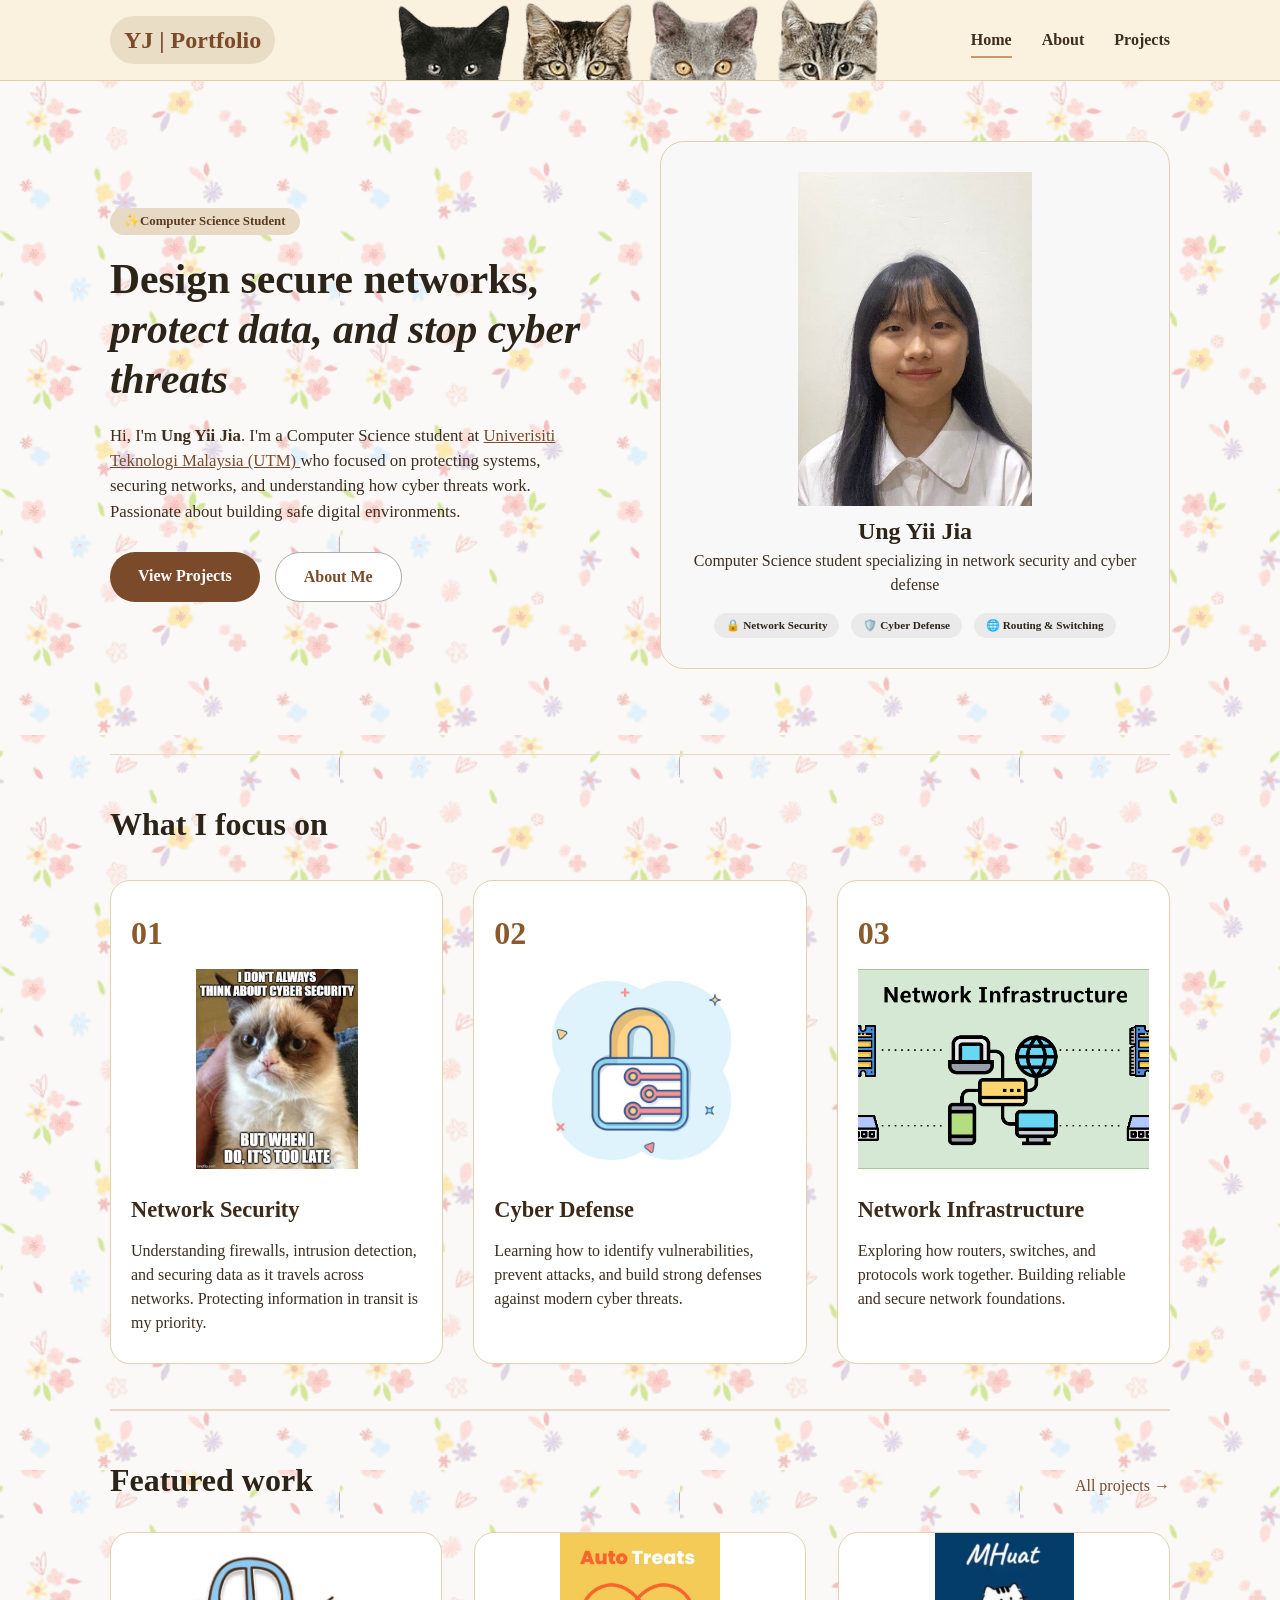
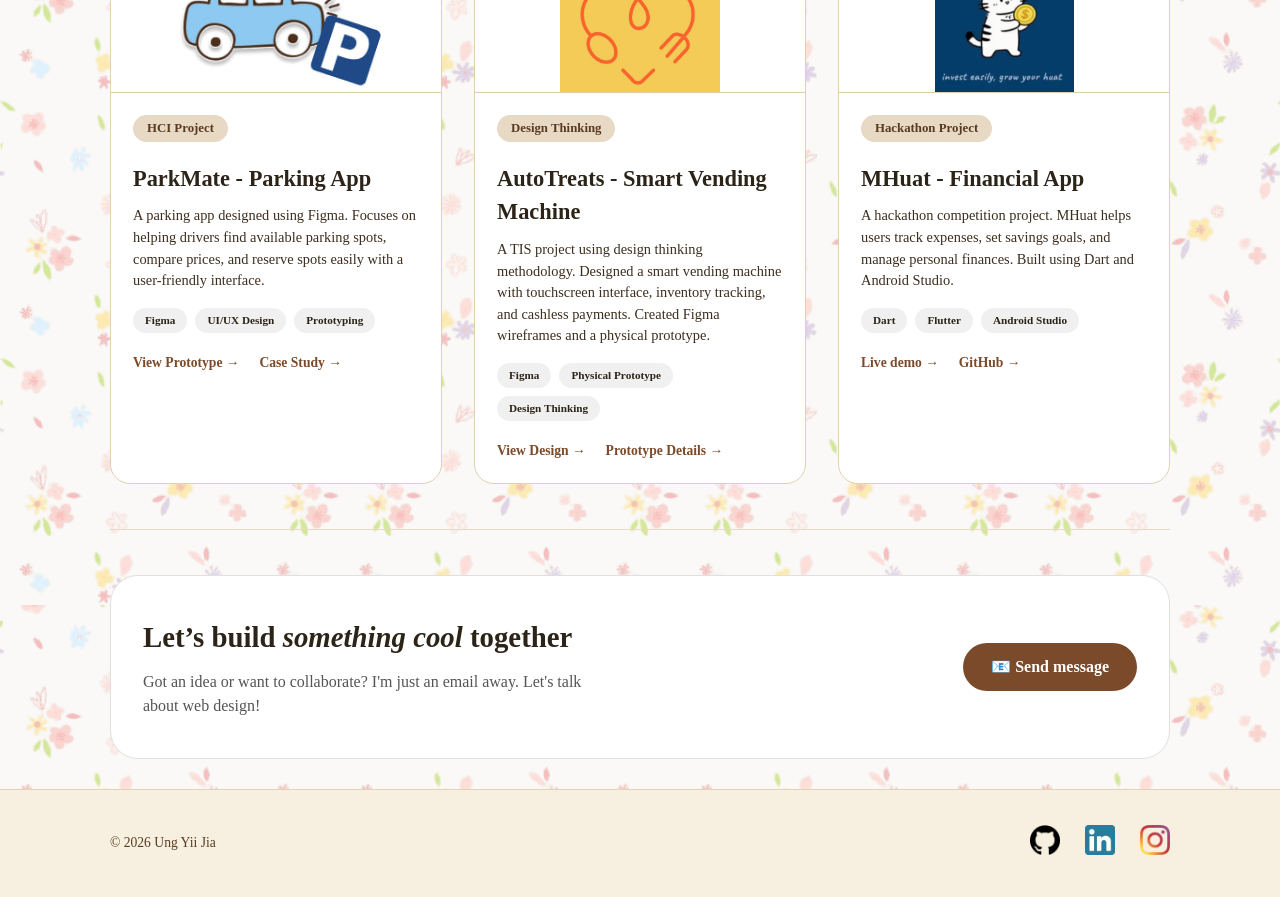
<file: index.html>
<!DOCTYPE html>
<html lang="en">
<head>
    <meta charset="UTF-8">
    <meta name="viewport" content="width=device-width, initial-scale=1.0">
    <meta name="description" content="Ung Yii Jia - Computer Science student at UTM specializing in network security and cyber defense. Explore my portfolio, projects, and skills.">
    <title>Ung Yii Jia | Portfolio</title>
    <link rel="stylesheet" type="text/css" href="style.css">
    <link rel="preconnect" href="https://github.com">
    <link rel="dns-prefetch" href="https://github.com">
    <script src="mainscript.js"></script>
</head>
<body>

<header class="main-header">
    <div class="container">
        <div class="header">
            <a href="index.html" class="logo">YJ | Portfolio</a>
            <nav class="nav-menu">
                <ul>
                    <li><a href="index.html" class="active-page">Home</a></li>
                    <li><a href="about.html">About</a></li>
                    <li><a href="projects.html">Projects</a></li>
                </ul>
            </nav>
        </div>
    </div>
</header>

<main>
    <div class="container">
        <section class="hero-section">
            <div class="hero-flex">
                <div class="hero-text-col">
                    <span class="badge">✨Computer Science Student</span>
                   <h1 class="hero-title">Design secure networks, <span style="font-style: italic;">protect data, and stop cyber threats</span></h1>
                    <p class="hero-description">
                         Hi, I'm <strong>Ung Yii Jia</strong>. I'm a Computer Science student at <a href="https://www.utm.my" target="_blank">Univerisiti Teknologi Malaysia (UTM) </a> who focused on protecting systems, securing networks, and understanding how cyber threats work. Passionate about building safe digital environments.
                    </p>
                    <div class="button-group">
                        <a href="projects.html" class="btn-dark">View Projects</a>
                        <a href="about.html" class="btn-outline">About Me</a>
                    </div>
                </div>
                <div class="hero-image-col">
                    <div class="info-card">
                        <img src="img/profilepic.webp" alt="A profile pic of Yii Jia" fetchpriority="high" loading="eager" width="200" height="200">
                        <h2>Ung Yii Jia</h2>
                         <p>Computer Science student specializing in network security and cyber defense</p>
                        <div class="mini-badges">
                        <span class="mini-badge">🔒 Network Security</span>
                        <span class="mini-badge">🛡️ Cyber Defense</span>
                        <span class="mini-badge">🌐 Routing & Switching</span>
                    </div>
                </div>
            </div>
        </section>

        <div class="divider"></div>

        <section>
            <h2 class="section-title">What I focus on</h2>
            <div class="cards-container">
                <div class="skill-card">
                    <span class="card-number">01</span>
                    <img src="img/cybersecurity.webp" alt="A picture of network security."/><br>
                    <h3>Network Security</h3>
                    <p>Understanding firewalls, intrusion detection, and securing data as it travels across networks. Protecting information in transit is my priority.</p>
                </div>
                <div class="skill-card">
                    <span class="card-number">02</span>
                    <img src="img/cyberdefense.webp" alt="A picture of cyber defense."/><br>
                    <h3>Cyber Defense</h3>
                    <p>Learning how to identify vulnerabilities, prevent attacks, and build strong defenses against modern cyber threats.</p>
                </div>
                <div class="skill-card">
                    <span class="card-number">03</span>
                    <img src="img/NetworkInfrastructure1.webp" alt="A picture of network infrastructure."/><br>
                    <h3>Network Infrastructure</h3>
                    <p>Exploring how routers, switches, and protocols work together. Building reliable and secure network foundations.</p>
                </div>
            </div>
        </section>

        <div class="divider"></div>

        <section>
            <div class="projects-header">
                <h2 class="section-title" style="margin-bottom: 0;">Featured work</h2>
                <a href="projects.html" class="projects-link">All projects →</a>
            </div>

            <div class="projects-flex">
                <div class="project-card">
            <div class="project-img-placeholder img-bg-1"></div>
            <div class="project-info">
                <span class="badge">HCI Project</span>
                <h3>ParkMate - Parking App</h3>
                <p class="project-description">
                    A parking app designed using Figma. Focuses on helping drivers find available parking spots, compare prices, and reserve spots easily with a user-friendly interface.
                </p>
                <div class="tech-list">
                    <span class="tech-item">Figma</span>
                    <span class="tech-item">UI/UX Design</span>
                    <span class="tech-item">Prototyping</span>
                </div>
                <div class="project-links">
                    <a href="https://github.com/yj87/ParkMate.-Your-parking-assistant/blob/main/%23Blog%204%20-%20Project%204.md" target="_blank">View Prototype →</a>
                    <a href="https://github.com/yj87/ParkMate.-Your-parking-assistant/blob/main/%23Blog%201%20-%20Project%201.md" target="_blank">Case Study →</a>
                </div>
            </div>
        </div>

            <div class="project-card">
            <div class="project-img-placeholder img-bg-2"></div>
            <div class="project-info">
                <span class="badge">Design Thinking</span>
                <h3>AutoTreats - Smart Vending Machine</h3>
                <p class="project-description">
                    A TIS project using design thinking methodology. Designed a smart vending machine with touchscreen interface, inventory tracking, and cashless payments. Created Figma wireframes and a physical prototype.
                </p>
                <div class="tech-list">
                    <span class="tech-item">Figma</span>
                    <span class="tech-item">Physical Prototype</span>
                    <span class="tech-item">Design Thinking</span>
                </div>
                <div class="project-links">
                    <a href="https://www.youtube.com/watch?v=o5_TkCLD2qg" target="_blank">View Design →</a>
                    <a href="https://github.com/yj87/SECP1513/blob/main/Design%20Thinking%20Project/Report%20final.pdf" target="_blank">Prototype Details →</a>
                </div>
            </div>
        </div>
            <div class="project-card">
            <div class="project-img-placeholder img-bg-3"></div>
            <div class="project-info">
                <span class="badge">Hackathon Project</span>
                <h3>MHuat - Financial App</h3>
                <p class="project-description">
                    A hackathon competition project. MHuat helps users track expenses, set savings goals, and manage personal finances. Built using Dart and Android Studio.
                </p>
                <div class="tech-list">
                    <span class="tech-item">Dart</span>
                    <span class="tech-item">Flutter</span>
                    <span class="tech-item">Android Studio</span>
                </div>
                <div class="project-links">
                    <a href="https://youtu.be/gl0-zK9--DM" target="_blank">Live demo →</a>
                    <a href="https://github.com/yj87/borneo_hackwknd" target="_blank">GitHub →</a>
                </div>
            </div>
        </div>
            </div>
        </section>

        <div class="divider"></div>

        <section class="contact-banner">
            <div class="contact-text">
                <h2>Let’s build <span style="font-style: italic;">something cool</span> together</h2>
                <p>Got an idea or want to collaborate? I'm just an email away. Let's talk about web design!</p>
            </div>
            <div>
                <a href="projects.html#contact" class="btn-dark">📧 Send message</a>
            </div>
        </section>
    </div>
</main>

<footer class="main-footer">
    <div class="container">
        <div class="footer-flex">
            <div>
                <p class="footer-copyright">© 2026 Ung Yii Jia</p>
            </div>
            <div class="social-links">
                <a href="https://github.com/yj87" target="_blank"  aria-label="Visit my GitHub profile"><img src="img/25231.webp" alt="GitHub profile"/></a>
                <a href="https://www.linkedin.com/in/yii-jia-ung-38ab71334/" target="_blank" aria-label="Visit my LinkedIn profile"><img src="img/LinkedIn_icon.svg.webp" alt="LinkedIn profile"/></a>
                <a href="https://www.instagram.com/einnim87/" target="_blank"  aria-label="Visit my Instagram profile"><img src="img/ins.webp" alt="Instagram Profile"/></a>
            </div>
        </div>
    </div>
</footer>
</body>
</html>
</file>
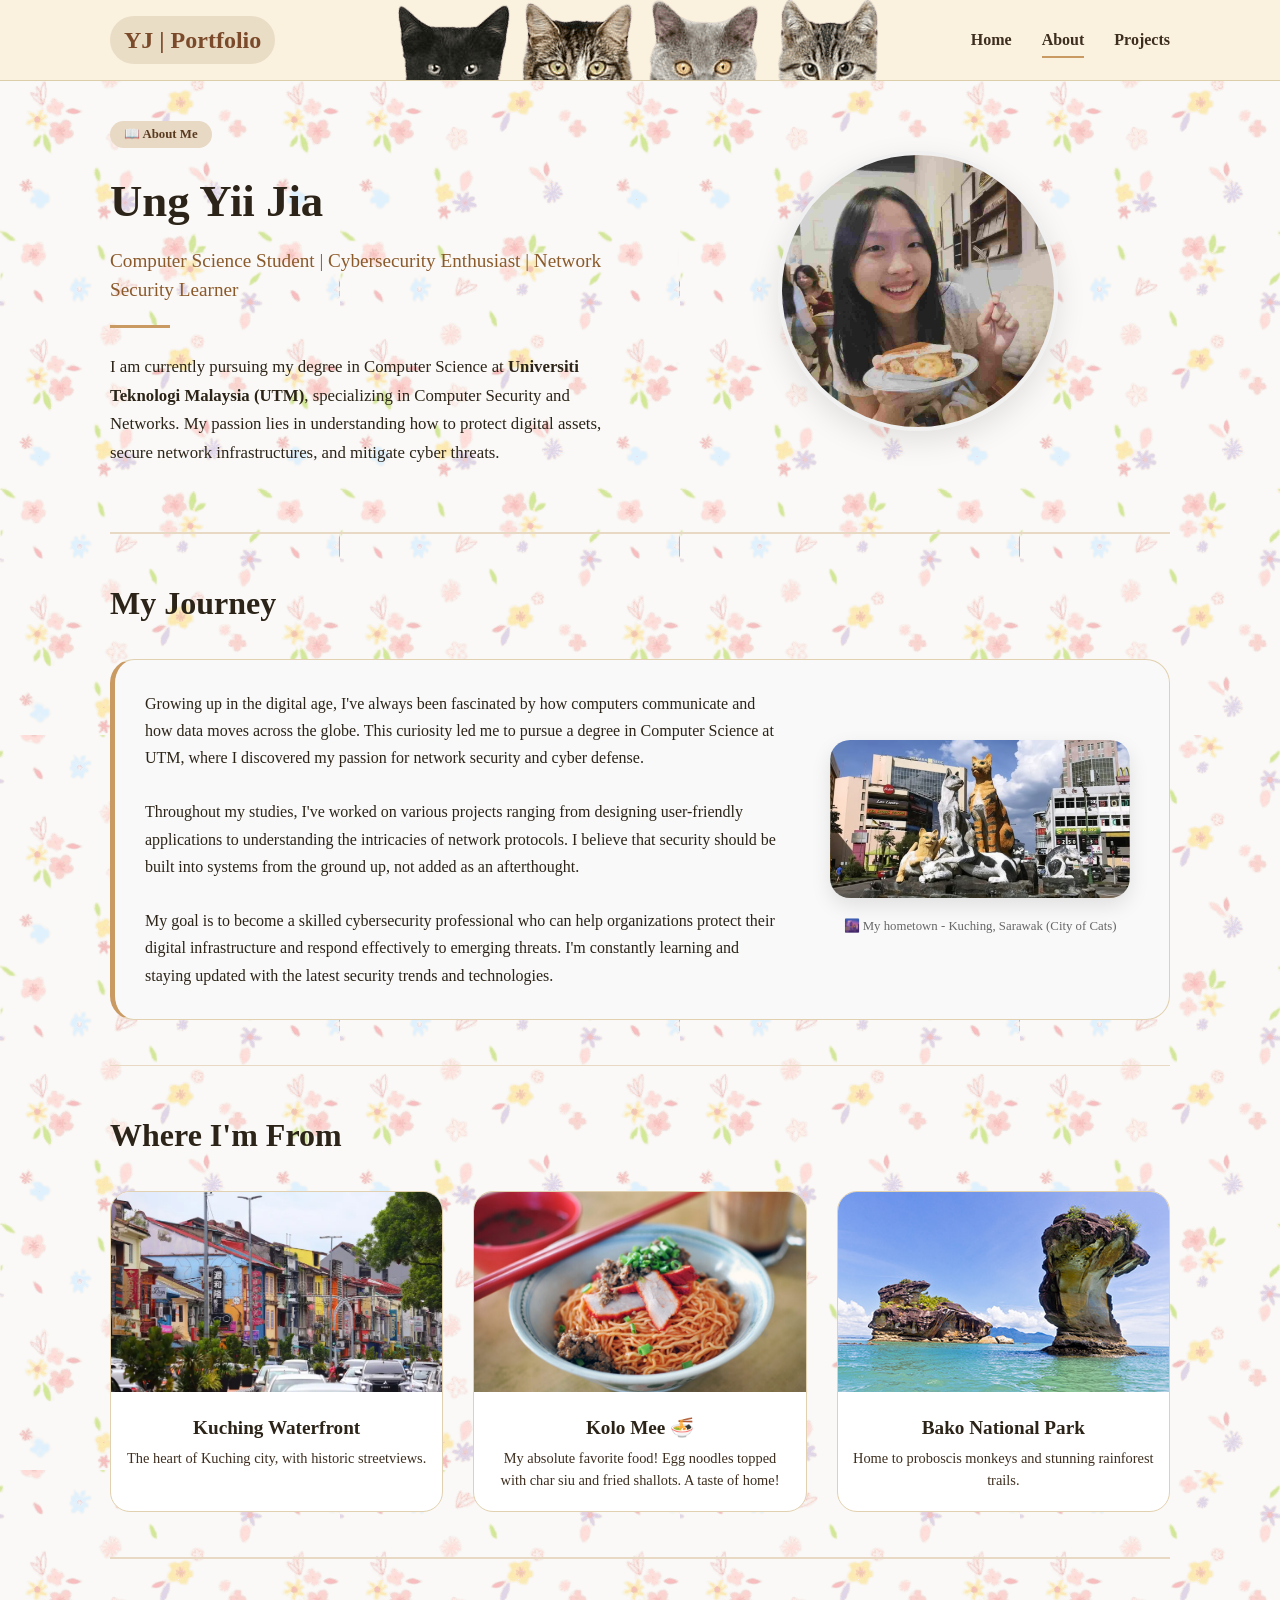
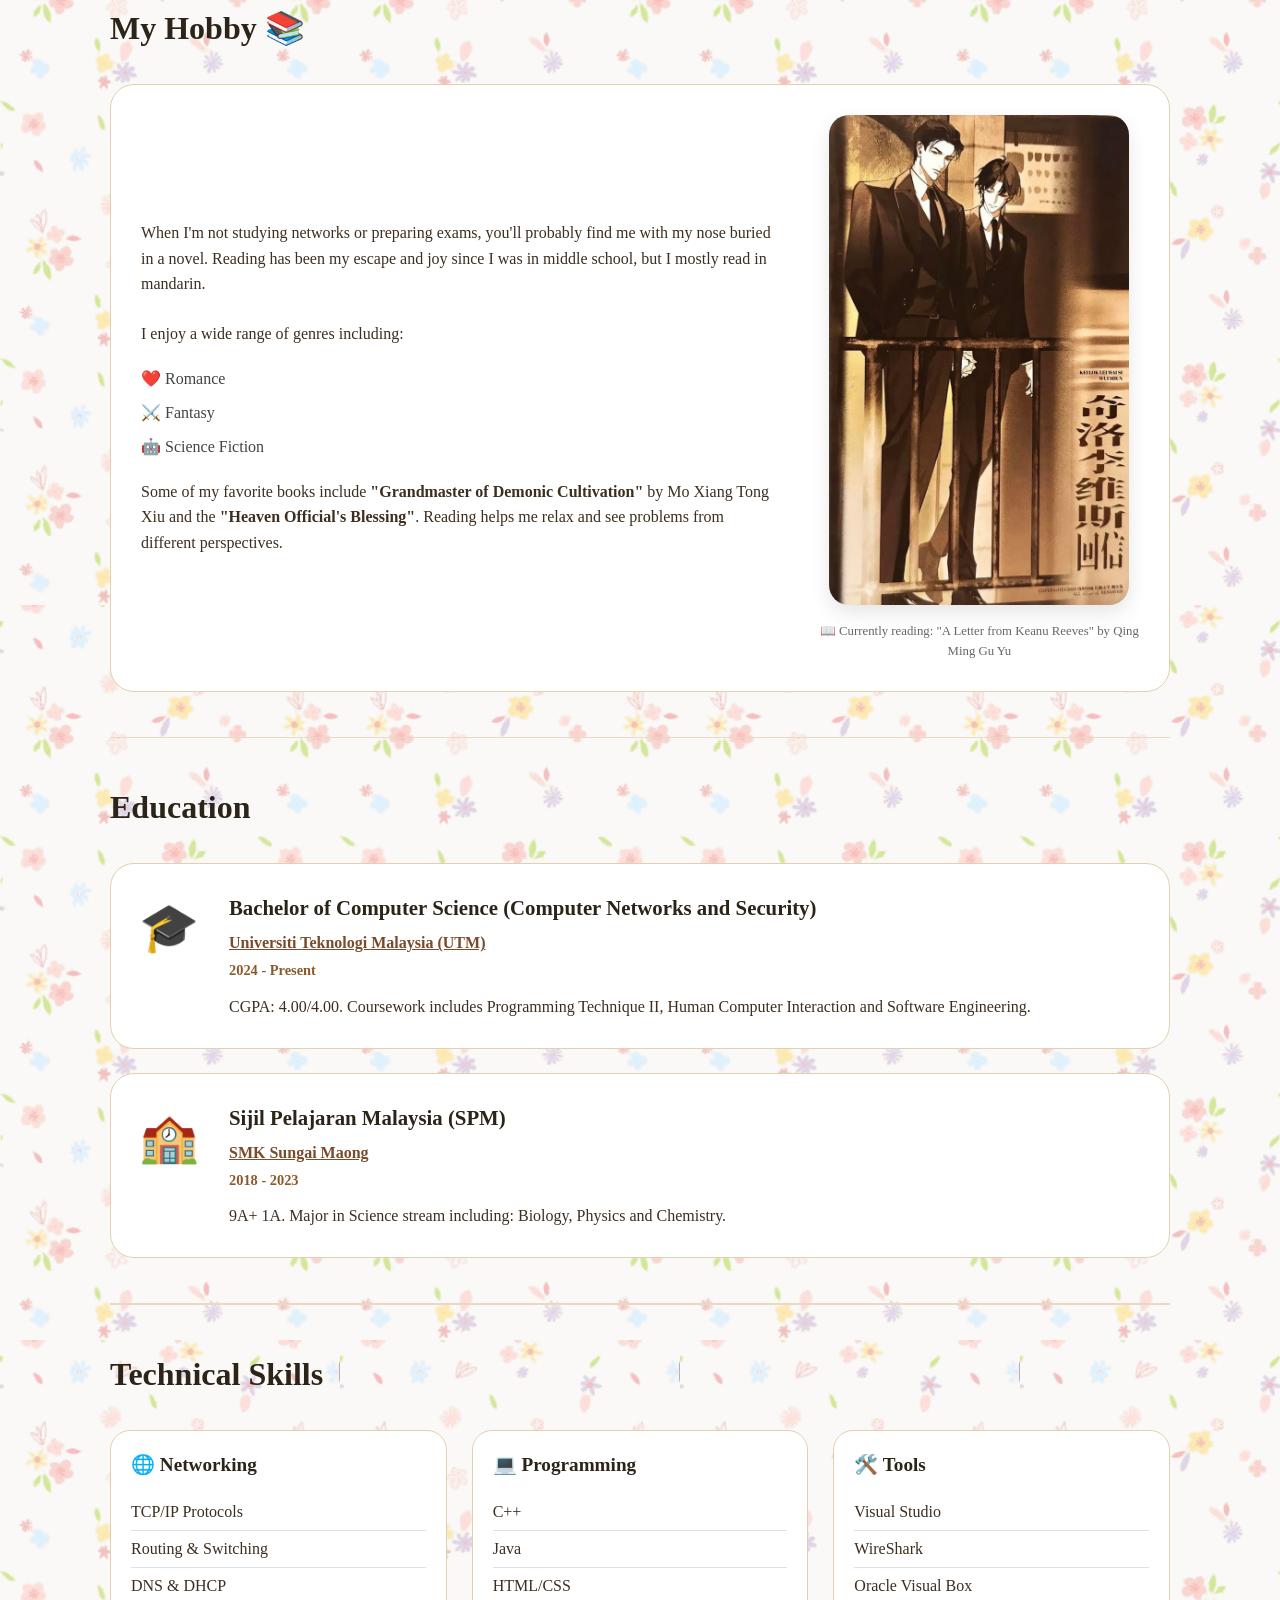
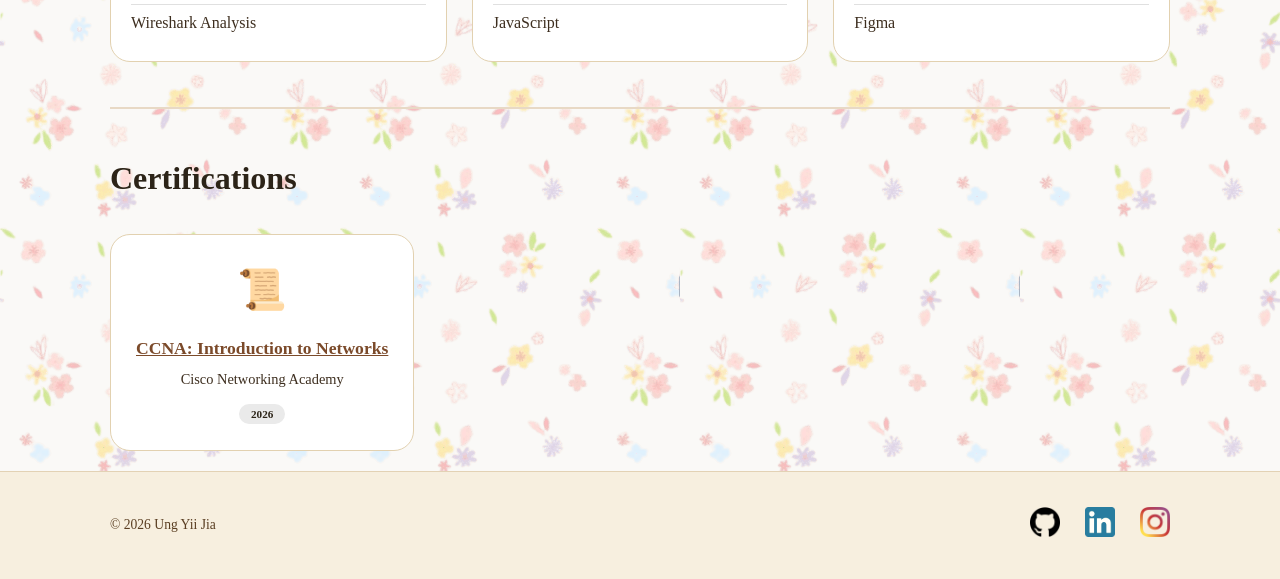
<file: about.html>
<!DOCTYPE html>
<html lang="en">
<head>
    <meta charset="UTF-8">
    <meta name="viewport" content="width=device-width, initial-scale=1.0">
    <meta name="description" content="About Ung Yii Jia - Computer Science student at UTM specializing in network security">
    <title>Ung Yii Jia | About Me</title>
    <link rel="preconnect" href="https://github.com">
    <link rel="dns-prefetch" href="https://github.com">
    <link rel="stylesheet" type="text/css" href="style.css">
</head>
<body>

<header class="main-header">
    <div class="container">
        <div class="header">
            <a href="index.html" class="logo">YJ | Portfolio</a>
            <nav class="nav-menu">
                <ul>
                    <li><a href="index.html">Home</a></li>
                    <li><a href="about.html" class="active-page">About</a></li>
                    <li><a href="projects.html">Projects</a></li>
                </ul>
            </nav>
        </div>
    </div>
</header>

<main>
    <div class="container">
        <section class="about-hero-section">
            <div class="about-flex">
                <div class="about-text-col">
                    <span class="badge">📖 About Me</span>
                    <h1 class="about-title">Ung Yii Jia</h1>
                    <p class="about-subtitle">Computer Science Student | Cybersecurity Enthusiast | Network Security Learner</p>
                    <div class="about-divider-small"></div>
                    <p class="about-description">
                        I am currently pursuing my degree in Computer Science at <strong>Universiti Teknologi Malaysia (UTM)</strong>, 
                        specializing in Computer Security and Networks. My passion lies in understanding how to protect digital 
                        assets, secure network infrastructures, and mitigate cyber threats.
                    </p>
                </div>
                <div class="about-image-col">
                    <div class="about-image-card">
                        <img src="img/photo_2026-05-24_23-53-04 (1).webp" alt="Ung Yii Jia profile picture" fetchpriority="high" loading="eager"/>
                    </div>
                </div>
            </div>
        </section>

        <div class="divider"></div>

        <section class="bio-section">
    <h2 class="section-title">My Journey</h2>
    <div class="bio-content">
        <div class="bio-flex">
            <div class="bio-text">
                <p>Growing up in the digital age, I've always been fascinated by how computers communicate and how data moves across the globe. This curiosity led me to pursue a degree in Computer Science at UTM, where I discovered my passion for network security and cyber defense.</p>
                <br>
                <p>Throughout my studies, I've worked on various projects ranging from designing user-friendly applications to understanding the intricacies of network protocols. I believe that security should be built into systems from the ground up, not added as an afterthought.</p>
                <br>
                <p>My goal is to become a skilled cybersecurity professional who can help organizations protect their digital infrastructure and respond effectively to emerging threats. I'm constantly learning and staying updated with the latest security trends and technologies.</p>
            </div>
            <div class="bio-image">
                <img src="img/Cats-Lifestyle.webp" alt="Beautiful Kuching, Sarawak">
                <p class="image-caption">🌆 My hometown - Kuching, Sarawak (City of Cats)</p>
            </div>
        </div>
    </div>
</section>

<div class="divider"></div>

<section class="hometown-section">
    <h2 class="section-title">Where I'm From</h2>
    <div class="hometown-flex">
        <div class="hometown-card">
            <img src="img/waterfront.webp" alt="Kuching Waterfront">
            <h3>Kuching Waterfront</h3>
            <p>The heart of Kuching city, with historic streetviews.</p>
        </div>
        <div class="hometown-card">
            <img src="img/KoloMeePhoto-768x510.webp" alt="Delicious Kolo Mee">
            <h3>Kolo Mee 🍜</h3>
            <p>My absolute favorite food! Egg noodles topped with char siu and fried shallots. A taste of home!</p>
        </div>
        <div class="hometown-card">
            <img src="img/bako.webp" alt="Bako National Park">
            <h3>Bako National Park</h3>
            <p>Home to proboscis monkeys and stunning rainforest trails.</p>
        </div>
    </div>
</section>

<div class="divider"></div>

<section class="hobby-section">
    <h2 class="section-title">My Hobby 📚</h2>
    <div class="hobby-flex">
        <div class="hobby-text">
            <p>When I'm not studying networks or preparing exams, you'll probably find me with my nose buried in a novel. Reading has been my escape and joy since I was in middle school, but I mostly read in mandarin.</p>
            <br>
            <p>I enjoy a wide range of genres including:</p>
            <ul class="hobby-list">
                <li>❤️ Romance</li>
                <li>⚔️ Fantasy</li>
                <li>🤖 Science Fiction</li>
            </ul>
            <p>Some of my favorite books include <strong>"Grandmaster of Demonic Cultivation"</strong> by Mo Xiang Tong Xiu and the <strong>"Heaven Official's Blessing"</strong>. Reading helps me relax and see problems from different perspectives.</p>
        </div>
        <div class="hobby-image">
            <img src="img/A-Letter-from-Keanu-Reeves.webp" alt="A novel picture">
            <p class="image-caption">📖 Currently reading: "A Letter from Keanu Reeves" by Qing Ming Gu Yu</p>
        </div>
    </div>
</section>

<div class="divider"></div>

        <section class="education-section">
            <h2 class="section-title">Education</h2>
            <div class="education-card">
                <div class="edu-icon">🎓</div>
                <div class="edu-details">
                    <h3>Bachelor of Computer Science (Computer Networks and Security)</h3>
                    <p class="edu-institution"><a href="https://www.utm.my" target="_blank">Universiti Teknologi Malaysia (UTM)</a></p>
                    <p class="edu-year">2024 - Present</p>
                    <p class="edu-description">CGPA: 4.00/4.00. Coursework includes Programming Technique II, Human Computer Interaction and Software Engineering.</p>
                </div>
            </div>
            <br>
            <div class="education-card">
                <div class="edu-icon">🏫</div>
                <div class="edu-details">
                    <h3>Sijil Pelajaran Malaysia (SPM)</h3>
                    <p class="edu-institution"><a href="https://www.facebook.com/portalsmksgmaong/" target="_blank">SMK Sungai Maong</a></p>
                    <p class="edu-year">2018 - 2023</p>
                    <p class="edu-description">9A+ 1A. Major in Science stream including: Biology, Physics and Chemistry.</p>
                </div>
                </div>
            
        </section>

        <div class="divider"></div>

        <section class="skills-section">
            <h2 class="section-title">Technical Skills</h2>
            <div class="skills-grid">
                <div class="skill-category">
                    <h3>🌐 Networking</h3>
                    <ul>
                        <li>TCP/IP Protocols</li>
                        <li>Routing & Switching</li>
                        <li>DNS & DHCP</li>
                        <li>Wireshark Analysis</li>
                    </ul>
                </div>
                <div class="skill-category">
                    <h3>💻 Programming</h3>
                    <ul>
                        <li>C++</li>
                        <li>Java</li>
                        <li>HTML/CSS</li>
                        <li>JavaScript</li>
                    </ul>
                </div>
                <div class="skill-category">
                    <h3>🛠️ Tools</h3>
                    <ul>
                        <li>Visual Studio</li>
                        <li>WireShark</li>
                        <li>Oracle Visual Box</li>
                        <li>Figma</li>
                    </ul>
                </div>
            </div>
        </section>

        <div class="divider"></div>

        <section class="cert-section">
            <h2 class="section-title">Certifications</h2>
            <div class="certs-flex">
                <div class="cert-card">
                    <span class="cert-icon">📜</span>
                    <a href="https://www.credly.com/badges/82b8c46e-ea73-4574-8e46-0c4a0f280fc6" target="_blank"><h3>CCNA: Introduction to Networks</h3></a>
                    <p>Cisco Networking Academy</p>
                    <span class="mini-badge">2026</span>
                </div>
            </div>
        </section>
</main>
<footer class="main-footer">
    <div class="container">
        <div class="footer-flex">
            <div>
                <p class="footer-copyright">© 2026 Ung Yii Jia</p>
            </div>
            <div class="social-links">
                <a href="https://github.com/yj87" target="_blank"  aria-label="Visit my GitHub profile"><img src="img/25231.webp" alt="GitHub profile"/></a>
                <a href="https://www.linkedin.com/in/yii-jia-ung-38ab71334/" target="_blank" aria-label="Visit my LinkedIn profile"><img src="img/LinkedIn_icon.svg.webp" alt="LinkedIn profile"/></a>
                <a href="https://www.instagram.com/einnim87/" target="_blank"  aria-label="Visit my Instagram profile"><img src="img/ins.webp" alt="Instagram Profile"/></a>
            </div>
        </div>
    </div>
</footer>
</body>
</html>
</file>
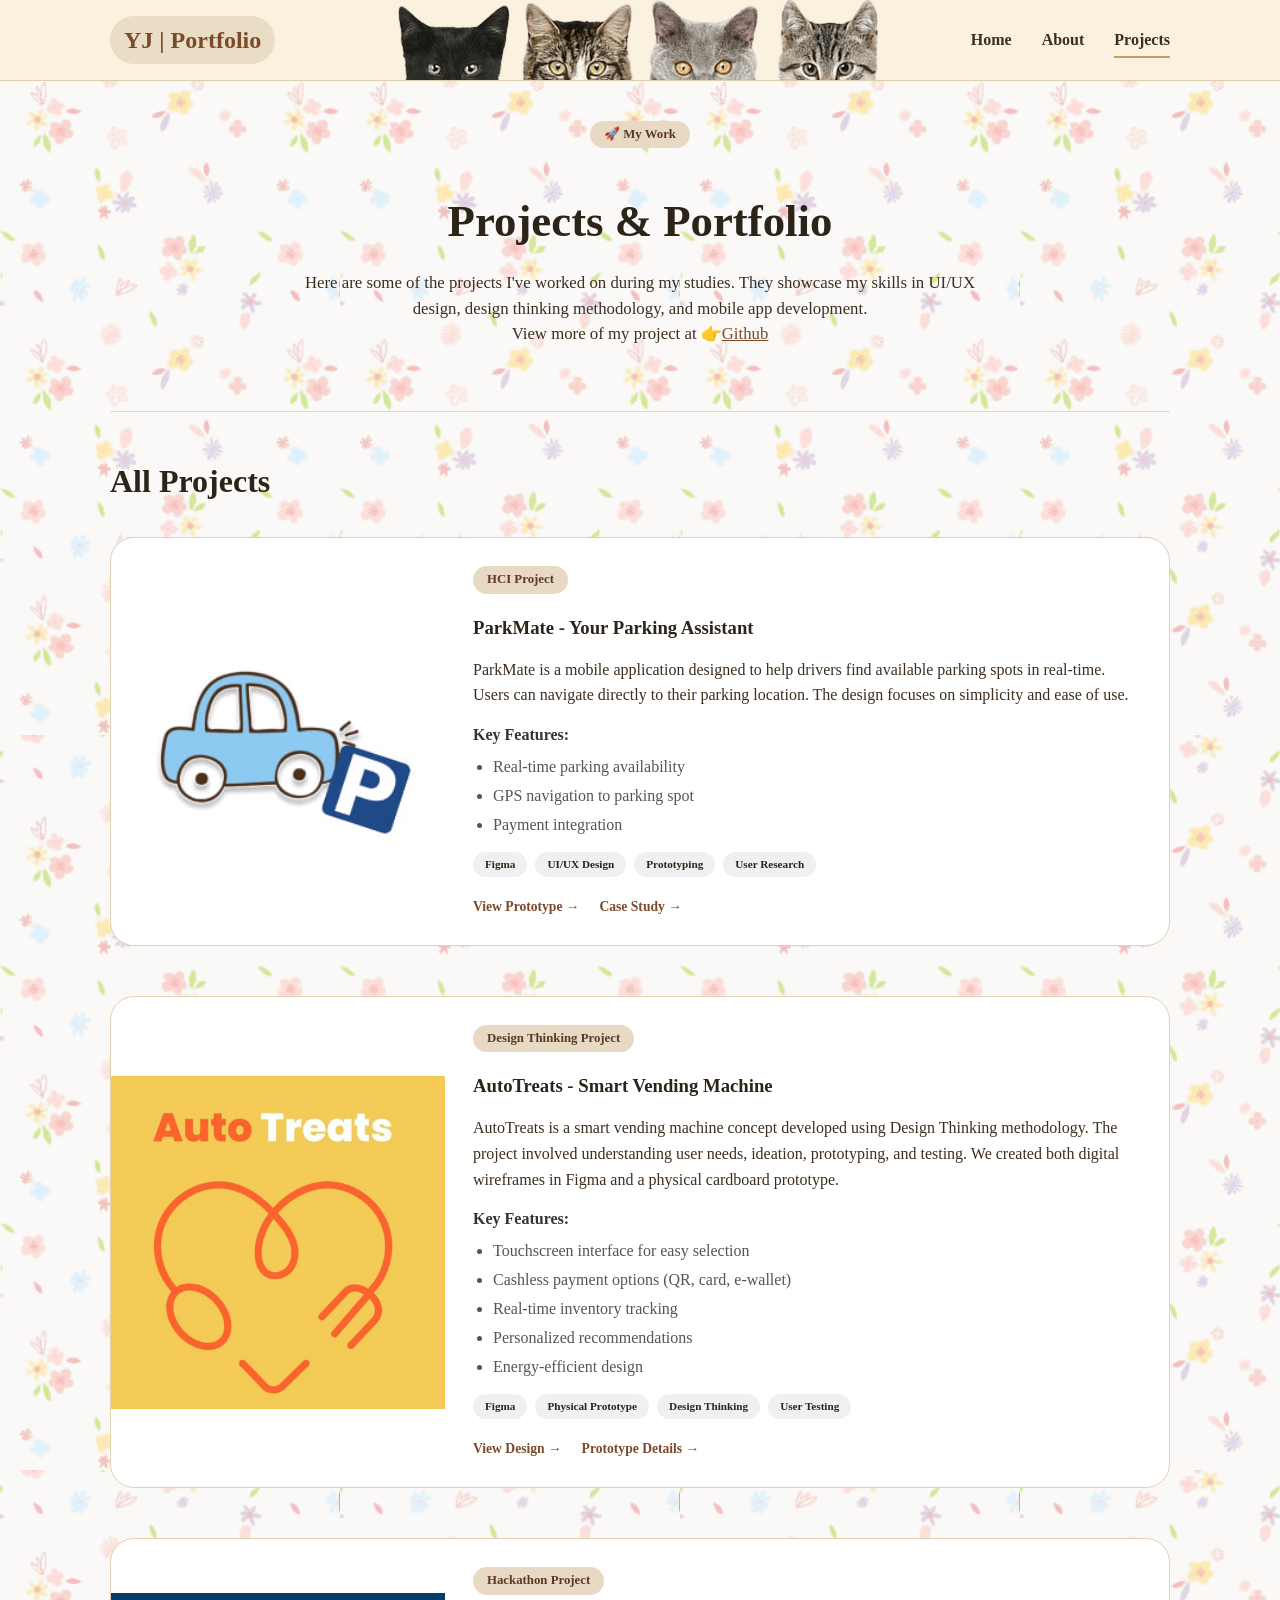
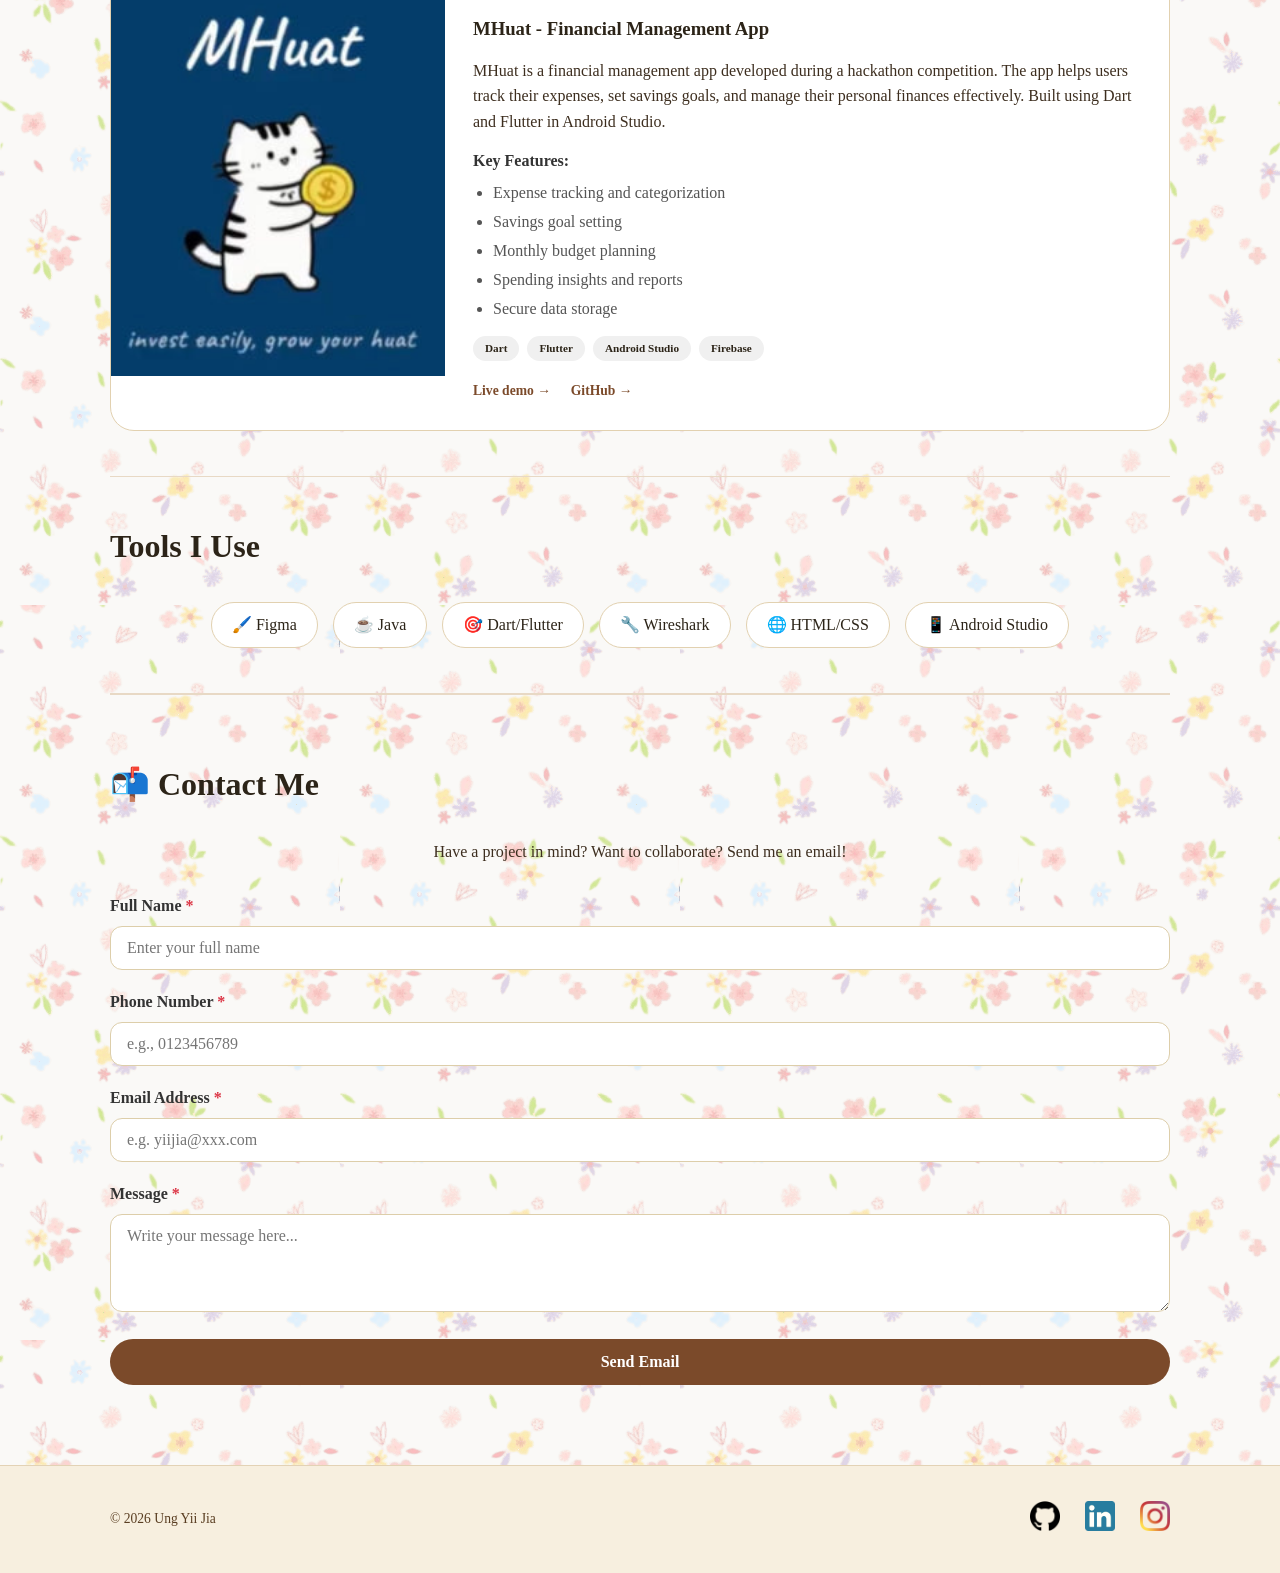
<file: projects.html>
<!DOCTYPE html>
<html lang="en">
<head>
    <meta charset="UTF-8">
    <meta name="viewport" content="width=device-width, initial-scale=1.0">
    <meta name="description" content="Projects portfolio of Ung Yii Jia - HCI, Design Thinking, and Hackathon projects">
    <title>Ung Yii Jia | Projects</title>
    <link rel="stylesheet" type="text/css" href="style.css">

    <link rel="preconnect" href="https://github.com">
    <link rel="preconnect" href="https://www.youtube.com">
    <link rel="preconnect" href="https://www.linkedin.com">
    
    <link rel="dns-prefetch" href="https://github.com">
    <link rel="dns-prefetch" href="https://www.youtube.com">
    <link rel="dns-prefetch" href="https://www.linkedin.com">

</head>
<body>

<header class="main-header">
    <div class="container">
        <div class="header">
            <a href="index.html" class="logo">YJ | Portfolio</a>
            <nav class="nav-menu">
                <ul>
                    <li><a href="index.html">Home</a></li>
                    <li><a href="about.html">About</a></li>
                    <li><a href="projects.html" class="active-page">Projects</a></li>
                </ul>
            </nav>
        </div>
    </div>
</header>

<main>
    <div class="container">
        <section class="projects-hero">
            <span class="badge">🚀 My Work</span>
            <h1 class="projects-main-title">Projects & Portfolio</h1>
            <p class="projects-hero-description">
                Here are some of the projects I've worked on during my studies. They showcase my skills in UI/UX design, 
                design thinking methodology, and mobile app development.<br>
                View more of my project at 👉<a href="https://github.com/yj87" target="_blank">Github</a>
            </p>
        </section>

        <div class="divider"></div>
        <section>
            <h2 class="section-title">All Projects</h2>
            <div class="all-projects-grid">
                <div class="project-full-card">
                    <div class="project-full-img img-bg-1"></div>
                    <div class="project-full-info">
                        <span class="badge">HCI Project</span>
                        <h3>ParkMate - Your Parking Assistant</h3>
                        <p class="project-full-description">
                            ParkMate is a mobile application designed to help drivers find available parking spots in real-time. 
                            Users can navigate directly to their parking location. 
                            The design focuses on simplicity and ease of use.
                        </p>
                        <div class="project-details-list">
                            <h4>Key Features:</h4>
                            <ul>
                                <li>Real-time parking availability</li>
                                <li>GPS navigation to parking spot</li>
                                <li>Payment integration</li>
                            </ul>
                        </div>
                        <div class="tech-list">
                            <span class="tech-item">Figma</span>
                            <span class="tech-item">UI/UX Design</span>
                            <span class="tech-item">Prototyping</span>
                            <span class="tech-item">User Research</span>
                        </div>
                        <div class="project-links">
                            <a href="https://github.com/yj87/ParkMate.-Your-parking-assistant/blob/main/%23Blog%204%20-%20Project%204.md" target="_blank">View Prototype →</a>
                            <a href="https://github.com/yj87/ParkMate.-Your-parking-assistant/blob/main/%23Blog%201%20-%20Project%201.md" target="_blank">Case Study →</a>
                        </div>
                    </div>
                </div>

                <div class="project-full-card">
                    <div class="project-full-img img-bg-2"></div>
                    <div class="project-full-info">
                        <span class="badge">Design Thinking Project</span>
                        <h3>AutoTreats - Smart Vending Machine</h3>
                        <p class="project-full-description">
                            AutoTreats is a smart vending machine concept developed using Design Thinking methodology. 
                            The project involved understanding user needs, ideation, prototyping, and testing. 
                            We created both digital wireframes in Figma and a physical cardboard prototype.
                        </p>
                        <div class="project-details-list">
                            <h4>Key Features:</h4>
                            <ul>
                                <li>Touchscreen interface for easy selection</li>
                                <li>Cashless payment options (QR, card, e-wallet)</li>
                                <li>Real-time inventory tracking</li>
                                <li>Personalized recommendations</li>
                                <li>Energy-efficient design</li>
                            </ul>
                        </div>
                        <div class="tech-list">
                            <span class="tech-item">Figma</span>
                            <span class="tech-item">Physical Prototype</span>
                            <span class="tech-item">Design Thinking</span>
                            <span class="tech-item">User Testing</span>
                        </div>
                        <div class="project-links">
                            <a href="https://www.youtube.com/watch?v=o5_TkCLD2qg" target="_blank">View Design →</a>
                            <a href="https://github.com/yj87/SECP1513/blob/main/Design%20Thinking%20Project/Report%20final.pdf" target="_blank">Prototype Details →</a>
                        </div>
                    </div>
                </div>

                <div class="project-full-card">
                    <div class="project-full-img img-bg-3"></div>
                    <div class="project-full-info">
                        <span class="badge">Hackathon Project</span>
                        <h3>MHuat - Financial Management App</h3>
                        <p class="project-full-description">
                            MHuat is a financial management app developed during a hackathon competition. 
                            The app helps users track their expenses, set savings goals, and manage their personal finances effectively. 
                            Built using Dart and Flutter in Android Studio.
                        </p>
                        <div class="project-details-list">
                            <h4>Key Features:</h4>
                            <ul>
                                <li>Expense tracking and categorization</li>
                                <li>Savings goal setting</li>
                                <li>Monthly budget planning</li>
                                <li>Spending insights and reports</li>
                                <li>Secure data storage</li>
                            </ul>
                        </div>
                        <div class="tech-list">
                            <span class="tech-item">Dart</span>
                            <span class="tech-item">Flutter</span>
                            <span class="tech-item">Android Studio</span>
                            <span class="tech-item">Firebase</span>
                        </div>
                        <div class="project-links">
                            <a href="https://youtu.be/gl0-zK9--DM" target="_blank">Live demo →</a>
                            <a href="https://github.com/yj87/borneo_hackwknd" target="_blank">GitHub →</a>
                        </div>
                    </div>
                </div>

            </div>
        </section>

        <div class="divider"></div>

        <section class="skills-highlight">
            <h2 class="section-title">Tools I Use</h2>
            <div class="tools-flex">
                <div class="tool-item">🖌️ Figma</div>
                <div class="tool-item">☕ Java</div>
                <div class="tool-item">🎯 Dart/Flutter</div>
                <div class="tool-item">🔧 Wireshark</div>
                <div class="tool-item">🌐 HTML/CSS</div>
                <div class="tool-item">📱 Android Studio</div>
            </div>
        </section>

        <div class="divider"></div>

        <section class="contact-form-section" id="contact">
            <h2 class="section-title">📬 Contact Me</h2>
            <p class="contact-form-intro">Have a project in mind? Want to collaborate? Send me an email!</p>

            <form onsubmit="return formValidator()" method="POST" action="#">

                <div class="form-group">
                    <label for="name">Full Name <span class="required">*</span></label>
                    <input type="text" id="name" name="Full name" placeholder="Enter your full name" />
                    <span id="fullname_err"></span>
                </div>

                <div class="form-group">
                    <label for="phoneNumber">Phone Number <span class="required">*</span></label>
                    <input type="text" id="phoneNumber" name="phoneNum" placeholder="e.g., 0123456789" onblur="phoneValidator();" />
                    <span id="phone_err"></span>
                </div>

                <div class="form-group">
                    <label for="email">Email Address <span class="required">*</span></label>
                    <input type="text" id="email" name="email" onblur="emailValidator();" placeholder="e.g. yiijia@xxx.com" />
                    <span id="email_err"></span>
                </div>

                <div class="form-group">
                    <label for="message">Message <span class="required">*</span></label>
                    <textarea id="message" rows="4" name="message" placeholder="Write your message here..."></textarea>
                </div>

                <div class="form-submit">
                    <input type="submit" value="Send Email" class="btn-submit" />
                </div>

            </form>
        </section>
    </div>
</main>

<footer class="main-footer">
    <div class="container">
        <div class="footer-flex">
            <div>
                <p class="footer-copyright">© 2026 Ung Yii Jia</p>
            </div>
            <div class="social-links">
                <a href="https://github.com/yj87" target="_blank"  aria-label="Visit my GitHub profile"><img src="img/25231.webp" alt="GitHub profile"/></a>
                <a href="https://www.linkedin.com/in/yii-jia-ung-38ab71334/" target="_blank" aria-label="Visit my LinkedIn profile"><img src="img/LinkedIn_icon.svg.webp" alt="LinkedIn profile"/></a>
                <a href="https://www.instagram.com/einnim87/" target="_blank"  aria-label="Visit my Instagram profile"><img src="img/ins.webp" alt="Instagram Profile"/></a>
            </div>
        </div>
    </div>
</footer>

<script src="mainscript.js"></script>

</body>
</html>
</file>
<file: style.css>
* {
    margin: 0;
    padding: 0;
    box-sizing: border-box;
}

body {
    font-family: 'Times New Roman', Georgia, garamond;
    background-color: #faf9f7;
    background-image: url(img/bg1.webp);
    color: #2c2418; 
    line-height: 1.5;
    cursor: url(img/default.webp) 0 0, auto;
}

a, button, .btn-dark, .btn-outline, .nav-menu a, .project-links a, input[type="submit"], .btn-submit {
    cursor: url("img/pointer.webp") 0 0, pointer;
}

a:link, a:visited{
    color: #7b4a2a;
}

a:hover {
    text-decoration: underline;
    color: #ca9a63 ;
}

img {
    width: 50%;
    height: 50%;
    object-fit: cover;
}

.container {
    max-width: 1100px;
    margin: 0 auto;
    padding: 0 20px;
}

.main-header {
    background-color: #faf1df;
    background-image: url(img/headercat2.webp);
    background-position-x: center;
    background-position-y: -14px;
    background-repeat: no-repeat;
    border-bottom: 1px solid #ddceaa;
    padding: 16px 0;
    position: sticky;
    top: 0;
    backdrop-filter: blur(1px);
    z-index: 10;
}

.header {
    display: flex;
    justify-content: space-between;
    align-items: center;
    flex-wrap: wrap;
    gap: 15px;
    background-color: transparent;
}

.logo {
    font-size: 1.5rem;
    font-weight: bold;
    text-decoration: none;
    color: #6b3f1c;
    background-color: #eaddc6;
    padding: 6px 14px;
    border-radius: 40px;
}

.nav-menu ul {
    display: flex;
    gap: 30px;
    list-style: none;
}

.nav-menu a {
    text-decoration: none;
    color: #3d2e1f;
    font-weight: 600;
    padding: 8px 0;
}

.nav-menu a:hover {
    color: #b1622c ;
    border-bottom: 2px solid #ca9a63 ;
}

.active-page {
    color: #ca9a63 ;
    border-bottom: 2px solid #ca9a63 ;
}

.btn-dark {
    background-color: #7b4a2a;
    color: white;
    padding: 12px 28px;
    text-decoration: none;
    border-radius: 50px;
    font-weight: bold;
    display: inline-block;
    transition: background 0.2s;
    border: none;       
}

.btn-dark:link {
    color: white;      
}

.btn-dark:hover {
    background-color: #2c2c2c;
    text-decoration: underline;
}

.btn-dark:visited{
    color: white;
}

.btn-outline {
    background-color: white;
    color: #7b4a2a;
    padding: 12px 28px;
    text-decoration: none;
    border-radius: 50px;
    font-weight: bold;
    border: 1px solid #aaa;
    display: inline-block;
    transition: all 0.2s;
}

.btn-outline:hover {
border-color: #7b4a2a;
background-color: #f5f5f5;
}

.hero-section {
padding: 60px 0 40px;
}

.hero-flex {
display: flex;
flex-wrap: wrap;
gap: 40px;
align-items: center;
}

.hero-text-col {
flex: 1;
min-width: 250px;
}

.hero-image-col {
flex: 1;
min-width: 220px;
text-align: center;
}

.badge {
background-color: #e8d9c5;
color: #5a3a1f ;
font-size: 0.8rem;
padding: 4px 14px;
border-radius: 30px;
display: inline-block;
margin-bottom: 20px;
font-weight: 700;
}

.hero-title {
font-size: 2.6rem;
font-weight: 800;
line-height: 1.2;
margin-bottom: 18px;
}

.hero-description {
font-size: 1.05rem;
color: #3d2e1f;
margin-bottom: 28px;
max-width: 90%;
}

.button-group {
display: flex;
flex-wrap: wrap;
gap: 15px;
}

.skill-card:hover, .project-card:hover, .education-card:hover, .cert-card:hover, .project-full-card:hover, .skill-category:hover {
    transform: translateY(-4px);
    box-shadow: 0 8px 20px rgba(0,0,0,0.05);
    border-color: #ddceaa;
}

.info-card {
background-color: #f8f8f8;
border-radius: 24px;
padding: 30px 20px;
border: 1px solid #eaeaea;
text-align: center;
border: 1px solid #e2d1b0;
}

.emoji-avatar {
font-size: 4rem;
margin-bottom: 10px;
}

.info-card h3 {
font-size: 1.5rem;
margin-bottom: 8px;
}

.info-card p {
color: #3d2e1f;
margin-bottom: 16px;
}

.mini-badges {
display: flex;
justify-content: center;
gap: 12px;
flex-wrap: wrap;
margin-top: 10px;
}

.mini-badge {
background-color: #eaeaea;
padding: 4px 12px;
border-radius: 30px;
font-size: 0.7rem;
font-weight: bold;
}


.divider {
height: 1.5px;
background-color: #e8d9c5;
margin: 45px 0;
}

.section-title {
font-size: 2rem;
font-weight: 700;
margin-bottom: 32px;
}

.cards-container {
display: flex;
flex-wrap: wrap;
gap: 30px;
justify-content: center;
}

.skill-card {
display: flex;
flex-direction: column; 
text-align: left;
flex: 1;
min-width: 230px;
background-color: white;
border: 1px solid #e2d1b0;
border-radius: 20px;
padding: 28px 20px;
transition: transform 0.2s;
box-shadow: 0 1px 4px rgba(0,0,0,0.02);
}

.skill-card img {
align-self: center;
max-width: 100%;
height: 200px;
width: auto;
object-fit: cover;
}

.card-number {
font-size: 2rem;
font-weight: bold;
color: #8b5a2b ;
display: block;
margin-bottom: 12px;
}

.skill-card h3 {
font-size: 1.4rem;
margin-bottom: 12px;
color: #3b2a1a;
}

.skill-card p {
color: #3d2e1f;
font-weight: 500;
line-height: 1.5;
}

.projects-header {
display: flex;
justify-content: space-between;
align-items: baseline;
flex-wrap: wrap;
margin-bottom: 28px;
}

.projects-link {
color: #ca9a63 ;
text-decoration: none;
font-weight: 500;
}

.projects-flex {
display: flex;
flex-wrap: wrap;
gap: 32px;
}

.project-card{
    flex: 1;
    min-width: 260px;
}

.project-card, .project-full-card {
background: white;
border-radius: 20px;
border: 1px solid #e2d1b0;
overflow: hidden;
transition: all 0.2s;
}

.project-img-placeholder {
height: 160px;
display: flex;
align-items: center;
justify-content: center;
border-bottom: 1px solid #ddceaa;
background-repeat: no-repeat;
background-size: contain;
background-position: center center;
}

.img-bg-1 {
background-image: url(img/parkmate.webp);
}
.img-bg-2 {
background-image: url(img/autotreats.webp);
}
.img-bg-3 {
background-image: url(img/mhuat.webp);
}

.project-info {
padding: 22px;
}

.project-info h3 {
font-size: 1.4rem;
margin-bottom: 10px;
}

.project-description {
color: #3d2e1f;
margin-bottom: 16px;
font-size: 0.9rem;
}

.tech-list {
display: flex;
flex-wrap: wrap;
gap: 8px;
margin-bottom: 20px;
}

.tech-item {
background-color: #f0f0f0;
padding: 4px 12px;
border-radius: 20px;
font-size: 0.7rem;
font-weight: 600;
}

.project-links {
display: flex;
gap: 20px;
}

.project-links a {
text-decoration: none;
font-weight: 600;
font-size: 0.85rem;
}

.contact-banner {
background-color: white;
border-radius: 28px;
padding: 40px 32px;
margin: 40px 0 30px;
display: flex;
flex-wrap: wrap;
justify-content: space-between;
align-items: center;
gap: 30px;
border: 1px solid #e0e0e0;
}

.contact-text h2 {
font-size: 1.8rem;
margin-bottom: 10px;
}

.contact-text p {
color: #555;
max-width: 85%;
}

.main-footer {
background-color: #f7efdf;
border-top: 1px solid #e3d2b5;
padding: 35px 0;
margin-top: 20px;
}

.footer-flex {
display: flex;
flex-wrap: wrap;
justify-content: space-between;
align-items: center;
gap: 20px;
}

.footer-copyright {
color: #5a3e22;
font-size: 0.85rem;
}

.social-links {
display: flex;
gap: 25px;
}

.social-links a {
text-decoration: none;
color: #7b5b38;
font-weight: 500;
}

.social-links a:hover {
color: #b56f37 ;
}

.social-links img{
height: 30px;
width: auto;
filter: sepia(0.3); 
}

@media (max-width: 700px) {
.hero-title {
font-size: 1.9rem;
}
.contact-text p {
max-width: 100%;
}
.header {
flex-direction: column;
}
}        

.about-hero-section {
    padding: 40px 0 20px;
}

.about-flex {
    display: flex;
    flex-wrap: wrap;
    gap: 50px;
    align-items: center;
}

.about-text-col {
    flex: 1;
    min-width: 280px;
}

.about-image-col {
    flex: 1;
    min-width: 250px;
    text-align: center;
}

.about-image-card img {
    width: 280px;
    height: 280px;
    object-fit: cover;
    border-radius: 50%;
    border: 4px solid #f0f0f0;
    box-shadow: 0 10px 30px rgba(0,0,0,0.1);
}

.about-title {
    font-size: 2.8rem;
    font-weight: 800;
    margin-bottom: 12px;
}

.about-subtitle {
    font-size: 1.2rem;
    color: #8b5a2b ;
    margin-bottom: 20px;
}

.about-divider-small {
    width: 60px;
    height: 3px;
    background-color: #ca9a63 ;
    margin-bottom: 25px;
}

.about-description {
    font-size: 1.05rem;
    color: #2c2418;
    line-height: 1.7;
}

.bio-section {
    margin: 20px 0;
}

.bio-content {
    background-color: #f9f9f9;
    padding: 30px;
    border-radius: 24px;
    border-left: 5px solid #ca9a63;
    border-right: 1px solid #e2d1b0;
    border-bottom: 1px solid #e2d1b0;
    border-top: 1px solid #e2d1b0;
    line-height: 1.7;
    color: #2c2418;
}

.education-card {
    display: flex;
    gap: 30px;
    background-color: white;
    border: 1px solid #e2d1b0;
    border-radius: 24px;
    padding: 28px;
    color: #2c2418;
    transition: transform 0.2s;
}

.edu-icon {
    font-size: 3rem;
}

.edu-details h3 {
    font-size: 1.3rem;
    margin-bottom: 8px;
    color: #2c2418;
}

.edu-institution {
    font-weight: 600;
    color: #6b3f1c; 
    margin-bottom: 5px;
}

.edu-year {
    color: #8b5a2b ; 
    font-size: 0.9rem;
    font-weight: 700; 
    margin-bottom: 12px;
}

.edu-description {
    color: #3d2e1f;  
    line-height: 1.6;
}

.skills-grid {
    display: grid;
    grid-template-columns: repeat(auto-fit, minmax(220px, 1fr));
    gap: 25px;
}

.skill-category {
    background-color: white;
    padding: 20px;
    border-radius: 20px;
    border: 1px solid #e2d1b0;
    transition: transform 0.2s;
}

.skill-category h3 {
    margin-bottom: 15px;
    font-size: 1.2rem;
}

.skill-category ul {
    list-style: none;
    padding-left: 0;
}

.skill-category li {
    padding: 6px 0;
    color: #3d2e1f;
    border-bottom: 1px solid #e0e0e0;
}

.skill-category li:last-child {
    border-bottom: none;
}

.certs-flex {
    display: flex;
    flex-wrap: wrap;
    gap: 30px;
    justify-content: left;
}

.cert-card {
    flex: 0 1 auto;
    min-width: 200px;
    background-color: white;
    border: 1px solid #e2d1b0;
    border-radius: 20px;
    padding: 25px;
    text-align: center;
    transition: transform 0.2s;
}

.cert-icon {
    font-size: 2.5rem;
    display: block;
    margin-bottom: 15px;
}

.cert-card h3 {
    font-size: 1.1rem;
    margin-bottom: 8px;
}

.cert-card p {
    color: #3d2e1f;
    font-size: 0.9rem;
    margin-bottom: 10px;
}

.contact-info-grid {
    display: flex;
    flex-wrap: wrap;
    gap: 25px;
    justify-content: center;
}

.contact-info-card {
    flex: 1;
    min-width: 220px;
    background-color: #f8f8f8;
    border-radius: 20px;
    padding: 25px;
    text-align: center;
    border: 1px solid #e2d1b0;
}

.contact-icon {
    font-size: 2rem;
    display: block;
    margin-bottom: 12px;
}

.contact-info-card h3 {
    margin-bottom: 10px;
}

.contact-info-card a {
    color: #ca9a63 ;
    text-decoration: none;
}

.contact-info-card a:hover {
    text-decoration: underline;
}

.projects-hero {
    text-align: center;
    padding: 40px 0 20px;
}

.projects-main-title {
    font-size: 2.8rem;
    font-weight: 800;
    margin: 20px 0 15px;
}

.projects-hero-description {
    max-width: 700px;
    margin: 0 auto;
    color: #3d2e1f;
    font-size: 1.05rem;
}

.all-projects-grid {
    display: flex;
    flex-direction: column;
    gap: 50px;
}

.project-full-card {
    display: flex;
    flex-wrap: wrap;
    border-radius: 24px;
}

.project-full-img {
    flex: 1;
    min-width: 280px;
    height: auto;
    background-repeat: no-repeat;
    background-size: contain;
    background-position: center center;
}

.project-full-info {
    flex: 2;
    padding: 28px;
}

.project-full-description {
    color: #3d2e1f;
    margin: 15px 0;
    line-height: 1.6;
}

.project-details-list {
    margin: 15px 0;
}

.project-details-list h4 {
    margin-bottom: 8px;
    color: #333;
}

.project-details-list ul {
    padding-left: 20px;
    color: #555;
}

.project-details-list li {
    margin: 5px 0;
}

.skills-highlight {
    margin: 30px 0;
}

.tools-flex {
    display: flex;
    flex-wrap: wrap;
    gap: 15px;
    justify-content: center;
}

.tool-item {
    background-color: white;
    padding: 10px 20px;
    border-radius: 40px;
    font-weight: 500;
    border: 1px solid #e2d1b0;
    transition: all 0.2s;
}

.tool-item:hover {
    background-color: #ca9a63 ;
    color: white;
    transform: translateY(-2px);
}

@media (max-width: 768px) {
    .about-title {
        font-size: 2rem;
    }
    
    .project-full-img {
        height: 220px;
    }
    
    .projects-main-title {
        font-size: 2rem;
    }
    
    .skills-grid {
        grid-template-columns: 1fr;
    }
}

.bio-flex {
    display: flex;
    flex-wrap: wrap;
    gap: 40px;
    align-items: center;
}

.bio-text {
    flex: 2;
    min-width: 250px;
}

.bio-image {
    flex: 1;
    min-width: 200px;
    text-align: center;
}

.bio-image img, .hobby-image img {
    width: 100%;
    max-width: 300px;
    border-radius: 20px;
    box-shadow: 0 8px 20px rgba(0,0,0,0.1);
}

.image-caption {
    font-size: 0.8rem;
    color: #666;
    margin-top: 10px;
}

.hometown-section {
    margin: 30px 0;
}

.hometown-flex {
    display: flex;
    flex-wrap: wrap;
    gap: 30px;
    justify-content: center;
}

.hometown-card {
    flex: 1;
    min-width: 250px;
    background-color: white;
    border-radius: 20px;
    overflow: hidden;
    border: 1px solid #e2d1b0;
    transition: transform 0.2s;
    text-align: center;
}

.hometown-card:hover {
    transform: translateY(-5px);
    box-shadow: 0 10px 25px rgba(0,0,0,0.1);
}

.hometown-card img {
    width: 100%;
    height: 200px;
    object-fit: cover;
}

.hometown-card h3 {
    padding: 15px 15px 5px;
    font-size: 1.2rem;
}

.hometown-card p {
    padding: 0 15px 20px;
    color: #3d2e1f;
    font-size: 0.9rem;
}

.hobby-section {
    margin: 30px 0;
}

.hobby-flex {
    display: flex;
    flex-wrap: wrap;
    gap: 40px;
    align-items: center;
    background-color: white;
    border: 1px solid #e2d1b0;
    border-radius: 24px;
    padding: 30px;
}

.hobby-text {
    flex: 2;
    min-width: 250px;
}

.hobby-text p {
    color: #3d2e1f;
    line-height: 1.6;
}

.hobby-list {
    list-style: none;
    padding: 15px 0;
}

.hobby-list li {
    padding: 5px 0;
    font-size: 1rem;
    color: #444;
}

.hobby-image {
    flex: 1;
    min-width: 200px;
    text-align: center;
}

@media (max-width: 768px) {
    .bio-flex, .hobby-flex {
        flex-direction: column;
    }
    
    .hometown-card {
        min-width: 100%;
    }
    
    .book-card {
        min-width: 140px;
    }
}

.contact-form-section {
margin: 40px 0 60px;
padding: 20px 0;
}

.contact-form-intro {
text-align: center;
color: #3d2e1f;
margin-bottom: 30px;
font-size: 1rem;
}

.contact-form {
max-width: 700px;
margin: 0 auto;
background-color: white;
padding: 35px;
border-radius: 24px;
border: 1px solid #e2d1b0;
}

.form-group {
margin-bottom: 20px;
}

.form-group label {
display: block;
margin-bottom: 8px;
font-weight: 600;
color: #333;
}

.required {
color: #dc3545;
}

.form-group input,
.form-group textarea {
width: 100%;
padding: 12px 16px;
border: 1px solid #ddceaa;
border-radius: 12px;
font-size: 1rem;
font-family: inherit;
transition: border-color 0.2s;
background-color: white;
}

.form-group input:focus,
.form-group textarea:focus {
outline: none;
border-color: #ca9a63 ;
box-shadow: 0 0 0 3px rgba(0,102,204,0.1);
}

.error-message {
display: block;
font-size: 0.75rem;
margin-top: 5px;
min-height: 18px;
}

.btn-submit {
background-color: #7b4a2a;
font-family: 'Times New Roman', Times, serif;
color: white;
padding: 14px 32px;
border: none;
border-radius: 50px;
font-size: 1rem;
font-weight: 600;
transition: background-color 0.2s;
width: 100%;
}

.btn-submit:hover {
background-color: #333;
}

.form-submit {
margin-top: 10px;
}

.group-info {
font-size: 0.75rem;
color: #888;
margin-top: 5px;
}

@media (max-width: 768px) {
.contact-form {
padding: 25px;
}

.form-group input,
.form-group textarea {
padding: 10px 14px;
}

.btn-submit {
padding: 12px 24px;
}
}
</file>
